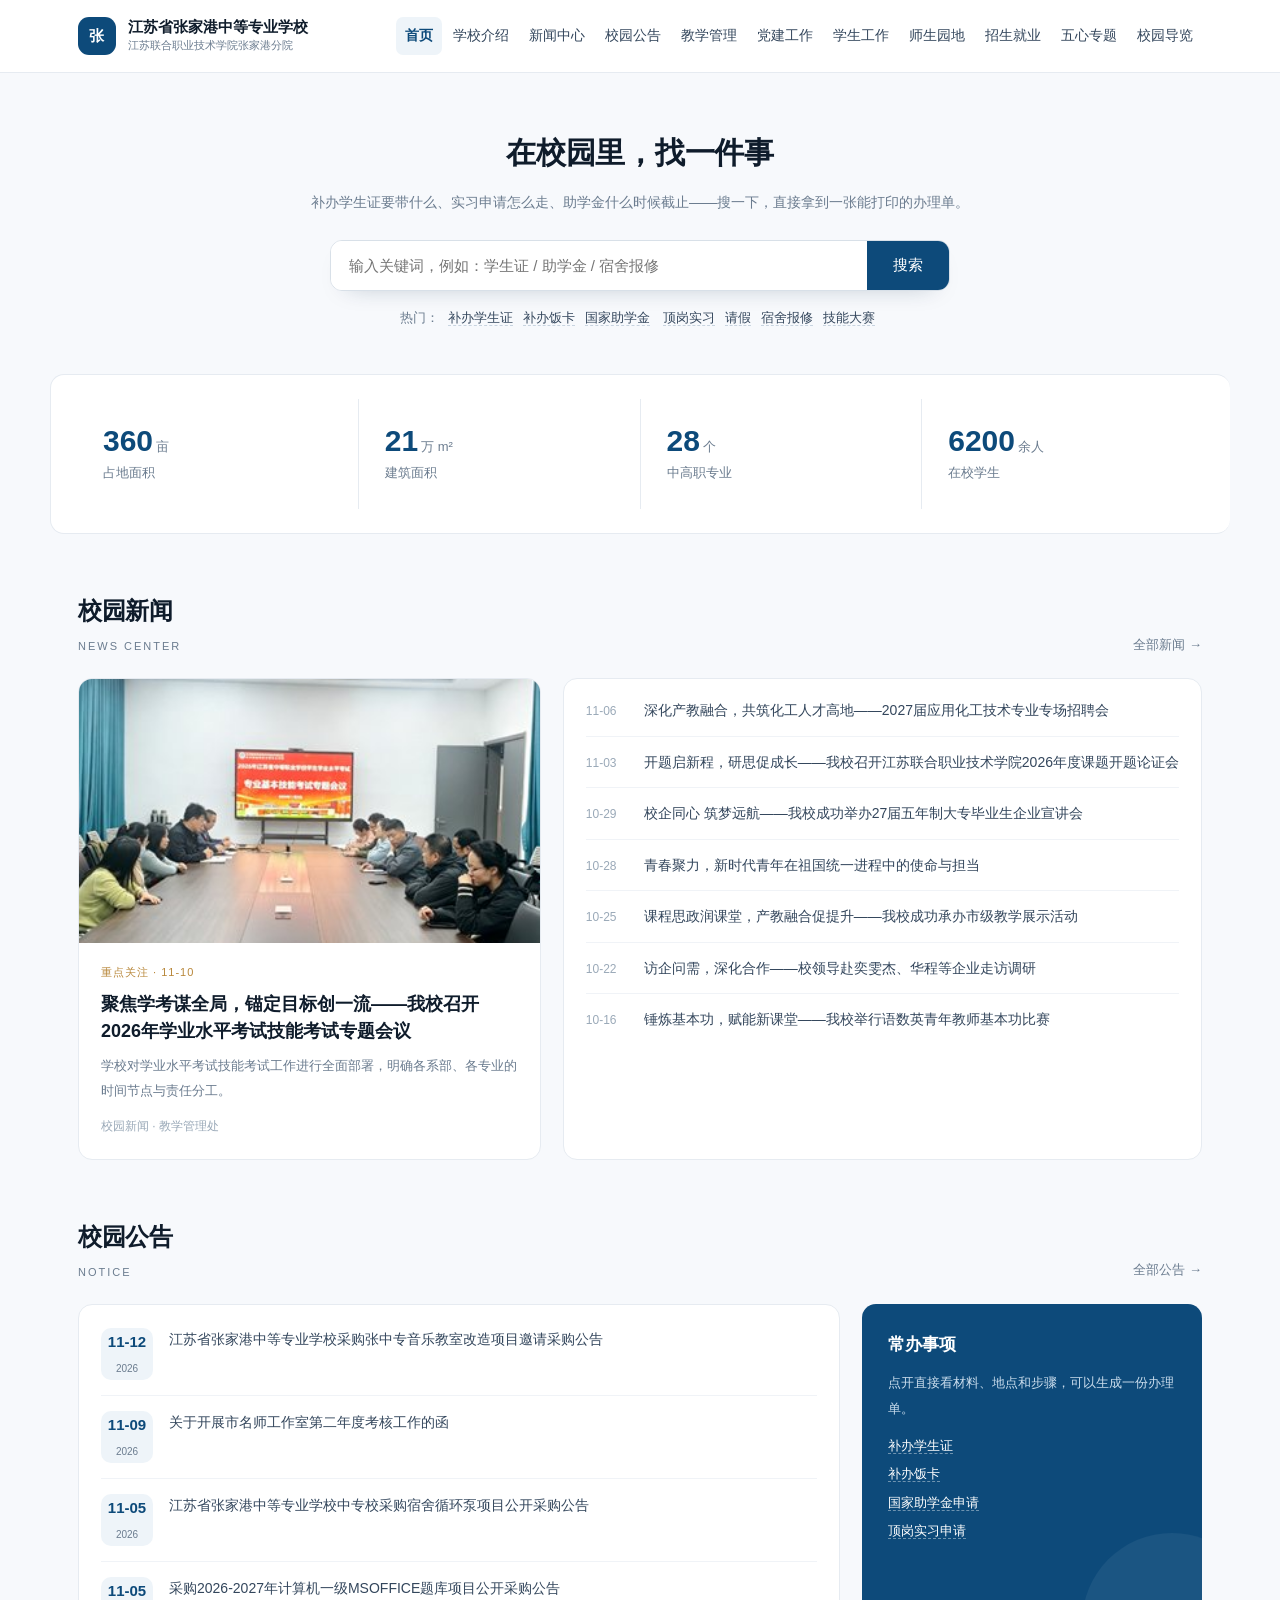
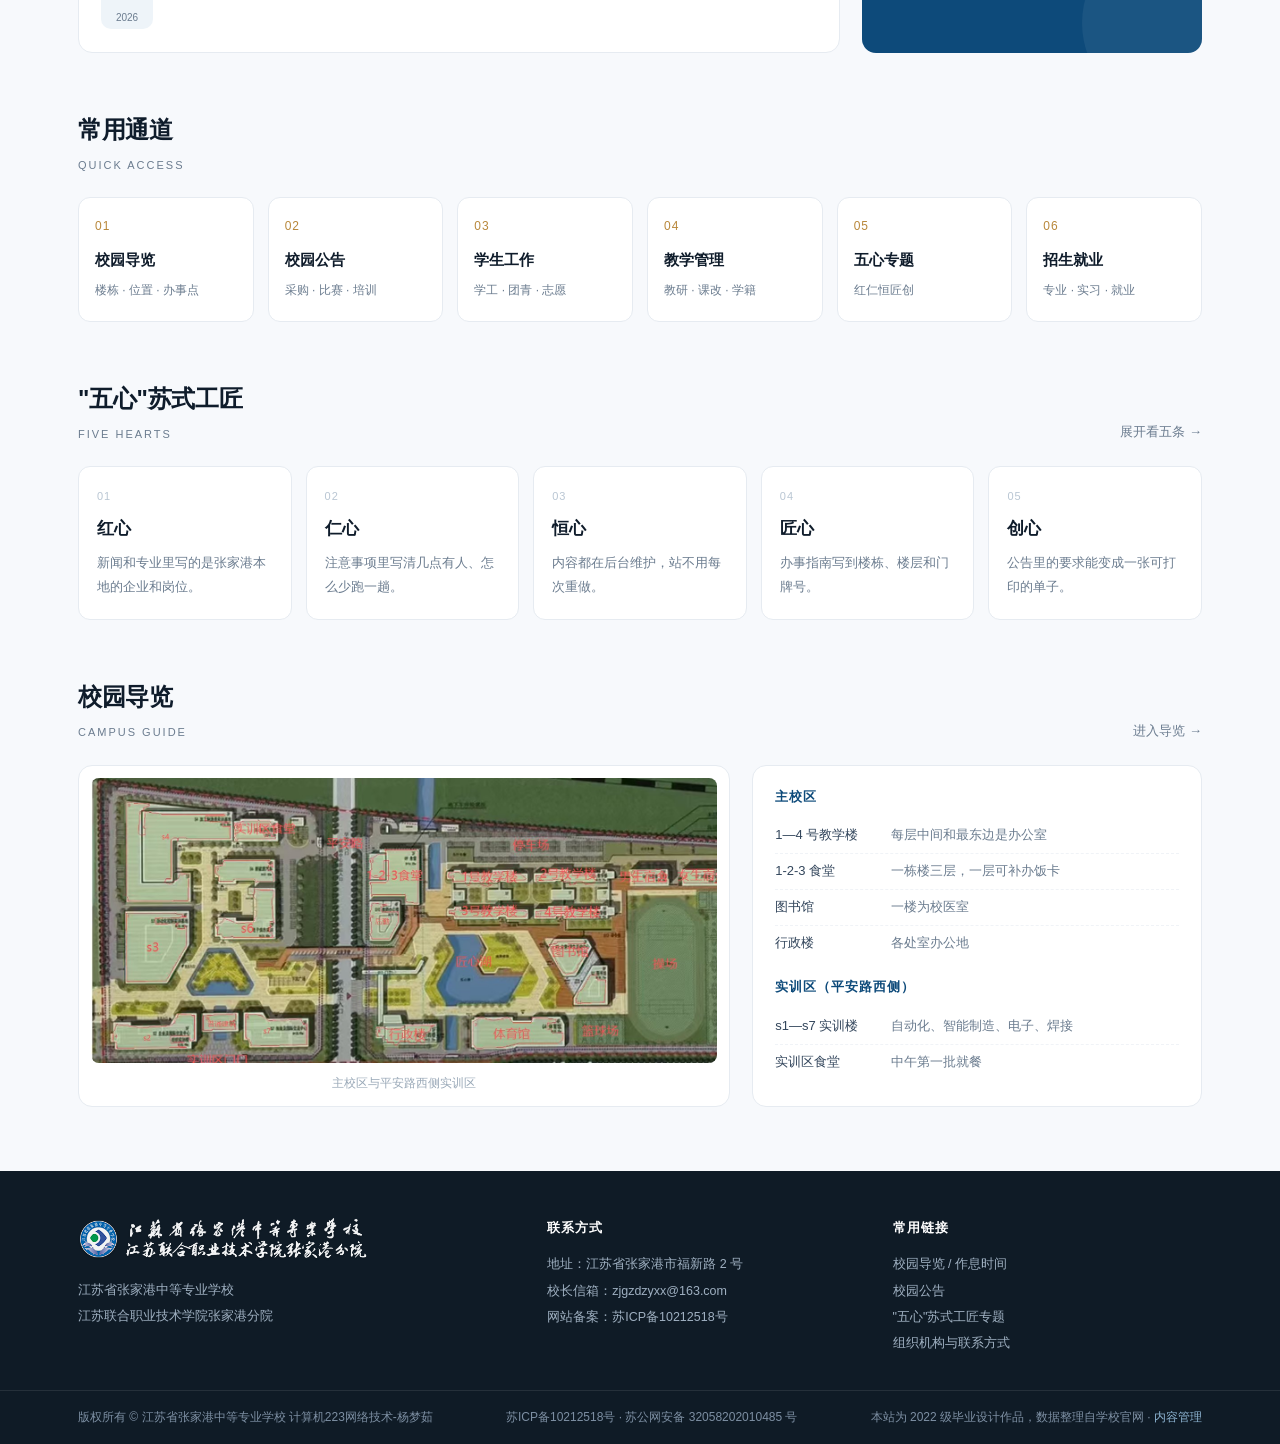
<file: index.html>
<!DOCTYPE html>
<html lang="zh-CN">
<head>
<meta charset="utf-8">
<meta name="viewport" content="width=device-width,initial-scale=1">
<title>江苏省张家港中等专业学校</title>
<link rel="stylesheet" href="assets/css/style.css">
</head>
<body>

<header class="hd"><div class="wrap">
  <a class="brand" href="#p-home">
    <div class="seal">张</div>
    <div><b>江苏省张家港中等专业学校</b><span>江苏联合职业技术学院张家港分院</span></div>
  </a>
  <nav class="nv">
    <a href="#p-home">首页</a>
    <a href="#p-intro">学校介绍</a>
    <a href="#p-news">新闻中心</a>
    <a href="#p-notice">校园公告</a>
    <a href="#p-teach">教学管理</a>
    <a href="#p-partys">党建工作</a>
    <a href="#p-stu">学生工作</a>
    <a href="#p-teacher">师生园地</a>
    <a href="#p-job">招生就业</a>
    <a href="#p-wuxin">五心专题</a>
    <a href="#p-guide">校园导览</a>
  </nav>
</div></header>

<main>

<section class="page on" id="p-home">
    <section class="sb"><div class="wrap">
    <h1>在校园里，找一件事</h1>
    <p>补办学生证要带什么、实习申请怎么走、助学金什么时候截止——搜一下，直接拿到一张能打印的办理单。</p>
    <div class="sbox"><input id="q" placeholder="输入关键词，例如：学生证 / 助学金 / 宿舍报修" autocomplete="off"><button id="qbtn">搜索</button></div>
    <div class="hot">热门：
      <a class="kw">补办学生证</a><a class="kw">补办饭卡</a><a class="kw">国家助学金</a>
      <a class="kw">顶岗实习</a><a class="kw">请假</a><a class="kw">宿舍报修</a><a class="kw">技能大赛</a>
    </div>
    <div id="qres" class="qres"></div>
  </div></section>
<div class="nums"><div class="wrap">
    <div><b>360<i>亩</i></b><span>占地面积</span></div>
    <div><b>21<i>万 m²</i></b><span>建筑面积</span></div>
    <div><b>28<i>个</i></b><span>中高职专业</span></div>
    <div><b>6200<i>余人</i></b><span>在校学生</span></div>
  </div></div>

  <div class="sec"><div class="wrap">
    <div class="shead"><h2>校园新闻<small>News Center</small></h2><a href="#p-news">全部新闻 →</a></div>
    <div class="news">
      <a class="feat" href="#p-news">
        <img src="assets/img/news1.jpg" alt="">
        <div class="txt">
          <div class="tag">重点关注 · 11-10</div>
          <h3>聚焦学考谋全局，锚定目标创一流——我校召开2026年学业水平考试技能考试专题会议</h3>
          <p>学校对学业水平考试技能考试工作进行全面部署，明确各系部、各专业的时间节点与责任分工。</p>
          <div class="meta">校园新闻 · 教学管理处</div>
        </div>
      </a>
      <ul class="listc">
        <li><span class="d">11-06</span><a href="#p-news">深化产教融合，共筑化工人才高地——2027届应用化工技术专业专场招聘会</a></li>
        <li><span class="d">11-03</span><a href="#p-news">开题启新程，研思促成长——我校召开江苏联合职业技术学院2026年度课题开题论证会</a></li>
        <li><span class="d">10-29</span><a href="#p-news">校企同心 筑梦远航——我校成功举办27届五年制大专毕业生企业宣讲会</a></li>
        <li><span class="d">10-28</span><a href="#p-news">青春聚力，新时代青年在祖国统一进程中的使命与担当</a></li>
        <li><span class="d">10-25</span><a href="#p-news">课程思政润课堂，产教融合促提升——我校成功承办市级教学展示活动</a></li>
        <li><span class="d">10-22</span><a href="#p-news">访企问需，深化合作——校领导赴奕雯杰、华程等企业走访调研</a></li>
        <li><span class="d">10-16</span><a href="#p-news">锤炼基本功，赋能新课堂——我校举行语数英青年教师基本功比赛</a></li>
      </ul>
    </div>
  </div></div>

  <div class="sec"><div class="wrap">
    <div class="shead"><h2>校园公告<small>Notice</small></h2><a href="#p-notice">全部公告 →</a></div>
    <div class="notice">
      <ul class="ncard">
        <li><div class="date"><b>11-12</b><span>2026</span></div><a class="t" href="#p-notice">江苏省张家港中等专业学校采购张中专音乐教室改造项目邀请采购公告</a></li>
        <li><div class="date"><b>11-09</b><span>2026</span></div><a class="t" href="#p-notice">关于开展市名师工作室第二年度考核工作的函</a></li>
        <li><div class="date"><b>11-05</b><span>2026</span></div><a class="t" href="#p-notice">江苏省张家港中等专业学校中专校采购宿舍循环泵项目公开采购公告</a></li>
        <li><div class="date"><b>11-05</b><span>2026</span></div><a class="t" href="#p-notice">采购2026-2027年计算机一级MSOFFICE题库项目公开采购公告</a></li>
      </ul>
      <div class="side">
        <h4>常办事项</h4>
        <p style="margin-bottom:10px">点开直接看材料、地点和步骤，可以生成一份办理单。</p>
        <ul style="font-size:13px;line-height:2.2;color:#dceaf5">
          <li><a href="#" class="kw" style="color:#fff;border-bottom:1px dashed rgba(255,255,255,.4)">补办学生证</a></li>
          <li><a href="#" class="kw" style="color:#fff;border-bottom:1px dashed rgba(255,255,255,.4)">补办饭卡</a></li>
          <li><a href="#" class="kw" style="color:#fff;border-bottom:1px dashed rgba(255,255,255,.4)">国家助学金申请</a></li>
          <li><a href="#" class="kw" style="color:#fff;border-bottom:1px dashed rgba(255,255,255,.4)">顶岗实习申请</a></li>
        </ul>
      </div>
    </div>
  </div></div>

  <div class="sec"><div class="wrap">
    <div class="shead"><h2>常用通道<small>QUICK ACCESS</small></h2></div>
    <div class="qk">
      <a href="#p-guide"><div class="n">01</div><b>校园导览</b><span>楼栋 · 位置 · 办事点</span></a>
      <a href="#p-notice"><div class="n">02</div><b>校园公告</b><span>采购 · 比赛 · 培训</span></a>
      <a href="#p-stu"><div class="n">03</div><b>学生工作</b><span>学工 · 团青 · 志愿</span></a>
      <a href="#p-teach"><div class="n">04</div><b>教学管理</b><span>教研 · 课改 · 学籍</span></a>
      <a href="#p-wuxin"><div class="n">05</div><b>五心专题</b><span>红仁恒匠创</span></a>
      <a href="#p-job"><div class="n">06</div><b>招生就业</b><span>专业 · 实习 · 就业</span></a>
    </div>
  </div></div>

  <div class="sec"><div class="wrap">
    <div class="shead"><h2>"五心"苏式工匠<small>Five Hearts</small></h2><a href="#p-wuxin">展开看五条 →</a></div>
    <div class="wx">
      <div class="c"><i>01</i><b>红心</b><p>新闻和专业里写的是张家港本地的企业和岗位。</p></div>
      <div class="c"><i>02</i><b>仁心</b><p>注意事项里写清几点有人、怎么少跑一趟。</p></div>
      <div class="c"><i>03</i><b>恒心</b><p>内容都在后台维护，站不用每次重做。</p></div>
      <div class="c"><i>04</i><b>匠心</b><p>办事指南写到楼栋、楼层和门牌号。</p></div>
      <div class="c"><i>05</i><b>创心</b><p>公告里的要求能变成一张可打印的单子。</p></div>
    </div>
  </div></div>

  <div class="sec"><div class="wrap">
    <div class="shead"><h2>校园导览<small>Campus Guide</small></h2><a href="#p-guide">进入导览 →</a></div>
    <div class="guide">
      <div class="gmap"><img src="assets/img/campus-map.jpg" alt="校园总平面图"><p>主校区与平安路西侧实训区</p></div>
      <div class="bl">
        <h4>主校区</h4>
        <ul>
          <li><span>1—4 号教学楼</span><em>每层中间和最东边是办公室</em></li>
          <li><span>1-2-3 食堂</span><em>一栋楼三层，一层可补办饭卡</em></li>
          <li><span>图书馆</span><em>一楼为校医室</em></li>
          <li><span>行政楼</span><em>各处室办公地</em></li>
        </ul>
        <h4>实训区（平安路西侧）</h4>
        <ul>
          <li><span>s1—s7 实训楼</span><em>自动化、智能制造、电子、焊接</em></li>
          <li><span>实训区食堂</span><em>中午第一批就餐</em></li>
        </ul>
      </div>
    </div>
  </div></div>
</section>

<section class="page" id="p-intro">
  <div class="phead"><div class="wrap"><h1>学校介绍</h1><p>江苏省张家港中等专业学校（江苏联合职业技术学院张家港分院）位于张家港市福新路 2 号。</p></div></div>
  <div class="wrap">
    <div class="panel" style="padding:26px"><div class="prose">
      <p>学校前身为江苏省张家港职业教育中心校，1980 年办班、1984 年建校，1988 年创建国标省重点，1996 年成为首批国家级重点职业高中，2009 年成为首批省四星级、省高水平示范性职业学校，2014 年成为首批国家中等职业教育改革发展示范校，2015 年升格为江苏联合职业技术学院张家港分院，2018 年创建为江苏省现代化示范性职业学校，2020 年成为江苏省领航学校建设单位，2024 年 7 月整体迁入福新路 2 号新校区。</p>
      <p>学校占地 360 亩，建筑面积 21 万平方米；现有"3+3"分段培养、五年一贯制、职教高考、三年制中专 4 个办学层次，开设 28 个中高职专业，其中省级品牌专业 4 个、省级示范专业 5 个、省级现代化专业群 3 个；在校班级 147 个，学生 6200 余人，专任教师 419 名；建有学生实践基地 10 个，数控技术应用为国家级实训基地。</p>
    </div></div>

    <div class="shead" style="margin-top:26px"><h2>发展记事<small>History</small></h2></div>
    <div class="panel"><ul class="plist">
      <li><span class="pill">1980</span><span class="p">办班</span></li>
      <li><span class="pill">1984</span><span class="p">建校</span></li>
      <li><span class="pill">1988</span><span class="p">创建国标省重点</span></li>
      <li><span class="pill">1996</span><span class="p">首批国家级重点职业高中</span></li>
      <li><span class="pill">2009</span><span class="p">首批省四星级、省高水平示范性职业学校</span></li>
      <li><span class="pill">2014</span><span class="p">首批国家中等职业教育改革发展示范校</span></li>
      <li><span class="pill">2015</span><span class="p">升格为江苏联合职业技术学院张家港分院</span></li>
      <li><span class="pill">2020</span><span class="p">江苏省领航学校建设单位</span></li>
      <li><span class="pill">2024</span><span class="p">整体迁入福新路 2 号新校区</span></li>
    </ul></div>

    <div class="shead" style="margin-top:26px"><h2>组织机构<small>Organization</small></h2></div>
    <div class="org">
      <div class="panel">
        <h5 style="font-size:13px;color:var(--brand);margin:14px 0 6px">党政管理机构</h5>
        <ul class="plist">
          <li><span class="p">党政办公室</span><span class="d">戴勇林（主任）</span></li>
          <li><span class="p">组织人事处</span><span class="d">胡梅（主任）</span></li>
          <li><span class="p">教学管理处</span><span class="d">方琴（主任）</span></li>
          <li><span class="p">学生管理处</span><span class="d">万杨（主任）</span></li>
          <li><span class="p">实训管理处</span><span class="d">顾达（主任）</span></li>
          <li><span class="p">图文信息处</span><span class="d">徐振宇（主任）</span></li>
          <li><span class="p">合作就业处</span><span class="d">徐宇琴（主任）</span></li>
          <li><span class="p">后勤服务处</span><span class="d">刘宇峰（副主任主持工作）</span></li>
          <li><span class="p">校团委</span><span class="d">袁一楠（书记）</span></li>
        </ul>
      </div>
      <div class="panel">
        <h5 style="font-size:13px;color:var(--brand);margin:14px 0 6px">教学单位</h5>
        <ul class="plist">
          <li><span class="p">智能控制系</span><span class="d">李锋（主任）</span></li>
          <li><span class="p">机械与汽车工程系</span><span class="d">常鹤晖（主任）</span></li>
          <li><span class="p">信息工程系</span><span class="d">张少维（主任）</span></li>
          <li><span class="p">经济贸易系</span><span class="d">朱庆和（主任）</span></li>
          <li><span class="p">能源材料系</span><span class="d">秦峰（副主任主持工作）</span></li>
          <li><span class="p">职教高考部</span><span class="d">倪鸣春（主任）</span></li>
        </ul>
      </div>
    </div>
  </div>
</section>

<section class="page" id="p-news">
  <div class="phead"><div class="wrap"><h1>新闻中心</h1><p>校园新闻与部门动态，数据来自学校官网，标题与日期原样保留。</p></div></div>
  <div class="wrap">
    <div class="shead"><h2>校园新闻<small>Campus News</small></h2></div>
    <div class="panel"><ul class="plist" id="list-news"></ul></div>

    <div class="shead" style="margin-top:30px"><h2>部门新闻<small>Department</small></h2></div>
    <div class="panel"><ul class="plist" id="list-dept"></ul></div>
  </div>
</section>

<section class="page" id="p-notice">
  <div class="phead"><div class="wrap"><h1>校园公告</h1><p>共 <b id="cnt-ann">12</b> 条，标题与日期原样。</p></div></div>
  <div class="wrap"><div class="panel"><ul class="plist" id="list-ann"></ul></div></div>
</section>

<section class="page" id="p-wuxin">
  <div class="phead"><div class="wrap"><h1>"五心"苏式工匠</h1><p>下面五段，每段对应站里一个点得开的位置。</p></div></div>
  <div class="wrap">
    <div class="panel" style="padding:26px"><div class="prose"><p>红心看的是新闻和专业里写了什么，仁心看的是注意事项怎么写，恒心看的是这个站能不能一直维护下去，匠心看的是房间号写到几位，创心看的是那条办理单怎么生成。</p></div></div>
    <div class="wx" style="grid-template-columns:repeat(2,1fr);margin-top:18px">
      <div class="panel" style="padding:24px 26px">
        <div style="font-size:12px;color:#7b8fa6;letter-spacing:1px">01 · 红心</div>
        <h3 style="font-size:17px;margin:8px 0 10px">新闻和专业里写的是本地的产业</h3>
        <div class="prose" style="font-size:13.5px;line-height:2">新闻中心、专业设置、招生就业三个栏目，写的是张家港本地的企业和岗位：化工、智能装备、纺织、跨境电商。<br>企业宣讲、专场招聘的稿子用的是具体厂名，不是泛泛的“合作企业”。</div>
      </div>
      <div class="panel" style="padding:24px 26px">
        <div style="font-size:12px;color:#7b8fa6;letter-spacing:1px">02 · 仁心</div>
        <h3 style="font-size:17px;margin:8px 0 10px">注意事项里写的是怎么少跑一趟</h3>
        <div class="prose" style="font-size:13.5px;line-height:2">每条办事资料的最后一栏是“注意事项”：补办学生证期间可以先办在读证明，乘车、考试都能用。<br>校医室先看病、后补手续；静校 12:15—12:55 这个点不接事，写出来能省一趟路。</div>
      </div>
      <div class="panel" style="padding:24px 26px">
        <div style="font-size:12px;color:#7b8fa6;letter-spacing:1px">03 · 恒心</div>
        <h3 style="font-size:17px;margin:8px 0 10px">这个站能一直维护下去，不用每次重做</h3>
        <div class="prose" style="font-size:13.5px;line-height:2">公告、新闻、办事资料、表格模板都在后台改，改完刷新前台就是新的。<br>模板里改列名，生成的文件跟着变；数据能导出成 JSON 备份，换台电脑再导回来。</div>
      </div>
      <div class="panel" style="padding:24px 26px">
        <div style="font-size:12px;color:#7b8fa6;letter-spacing:1px">04 · 匠心</div>
        <h3 style="font-size:17px;margin:8px 0 10px">房间号写到门牌</h3>
        <div class="prose" style="font-size:13.5px;line-height:2">行政楼 2 楼 206 室、内线 8216、周一到周五 8:00—11:30。<br>材料清单写“一寸免冠照片 1 张、身份证复印件 1 份”，不写“带好相关材料”。</div>
      </div>
      <div class="panel" style="padding:24px 26px">
        <div style="font-size:12px;color:#7b8fa6;letter-spacing:1px">05 · 创心</div>
        <h3 style="font-size:17px;margin:8px 0 10px">公告里的要求能变成一张单子</h3>
        <div class="prose" style="font-size:13.5px;line-height:2">详情页底部有一个按钮，点了下载一份 .doc：材料做成可以打勾的方框，地点做成表格，步骤带序号。<br>47 条内容里 9 条能生成文件，其余写着“本条不涉及学生办理事项”。</div>
      </div>
    </div>
  </div>
</section>

<section class="page" id="p-guide">
  <div class="phead"><div class="wrap"><h1>校园导览</h1><p>主校区与平安路西侧实训区。楼栋名称以现场标识为准。</p></div></div>
  <div class="wrap"><div class="guide">
    <div class="gmap"><img src="assets/img/campus-map.jpg" alt="校园总平面图"><p>校园总平面图 · 主校区 + 实训区</p></div>
    <div class="bl">
      <h4>主校区</h4>
      <ul>
        <li><span>1—4 号教学楼</span><em>每层中间和最东边是办公室</em></li>
        <li><span>1-2-3 食堂</span><em>一栋三层，一层可补办饭卡</em></li>
        <li><span>图书馆</span><em>一楼为校医室</em></li>
        <li><span>行政楼</span><em>各处室办公地</em></li>
        <li><span>体育馆 · 操场</span><em>东侧</em></li>
        <li><span>男 / 女生宿舍</span><em>最东端，值班室在楼下</em></li>
      </ul>
      <h4>实训区</h4>
      <ul>
        <li><span>s1—s7 实训楼</span><em>自动化、智能制造、电子、焊接</em></li>
        <li><span>实训区食堂</span><em>中午第一批就餐</em></li>
        <li><span>实训区大门</span><em>独立出入口</em></li>
      </ul>
    </div>
  </div></div>
</section>

<section class="page" id="p-teach"><div class="phead"><div class="wrap"><h1>教学管理</h1><p>教学研究 · 教学计划 · 课程改革 · 教研组建设</p></div></div>
  <div class="wrap"><div class="panel"><div class="empty">栏目内容建设中</div></div></div></section>

<section class="page" id="p-partys"><div class="phead"><div class="wrap"><h1>党建工作</h1><p>党建新闻 · 支部建设 · 党旗领航 · 阳光义站</p></div></div>
  <div class="wrap"><div class="panel"><div class="empty">栏目内容建设中</div></div></div></section>

<section class="page" id="p-stu"><div class="phead"><div class="wrap"><h1>学生工作</h1><p>学工动态 · 共青团之窗 · 志愿服务 · 劳动教育 · 心理健康</p></div></div>
  <div class="wrap"><div class="panel"><div class="empty">栏目内容建设中</div></div></div></section>

<section class="page" id="p-teacher"><div class="phead"><div class="wrap"><h1>师生园地</h1><p>名师风采 · 课堂内外 · 优秀学子</p></div></div>
  <div class="wrap"><div class="panel"><div class="empty">栏目内容建设中</div></div></div></section>

<section class="page" id="p-job"><div class="phead"><div class="wrap"><h1>招生就业</h1><p>招生信息 · 28 个中高职专业 · 实习就业</p></div></div>
  <div class="wrap"><div class="panel"><div class="empty">栏目内容建设中</div></div></div></section>

<section class="page" id="p-article">
  <div class="phead"><div class="wrap"><h1 id="art-title"></h1><p id="art-meta"></p></div></div>
  <div class="wrap" style="max-width:900px">
    <div class="panel" style="padding:34px 42px">
      <div class="prose" id="art-body" style="font-size:14.5px;line-height:2.05"></div>
      <div id="art-gen" style="margin-top:26px"></div>
      <div style="margin-top:24px;padding-top:18px;border-top:1px solid var(--line)"><a href="#p-notice" id="art-back" style="font-size:13px;color:var(--brand)">← 返回上一页</a></div>
    </div>
  </div>
</section>

</main>

<footer class="ft">
  <div class="wrap">
    <div>
      <img src="assets/img/logo.png" alt="江苏省张家港中等专业学校">
      <p>江苏省张家港中等专业学校<br>江苏联合职业技术学院张家港分院</p>
    </div>
    <div>
      <h5>联系方式</h5>
      <p>地址：江苏省张家港市福新路 2 号<br>校长信箱：zjgzdzyxx@163.com<br>网站备案：苏ICP备10212518号</p>
    </div>
    <div>
      <h5>常用链接</h5>
      <ul>
        <li><a href="#p-guide">校园导览 / 作息时间</a></li>
        <li><a href="#p-notice">校园公告</a></li>
        <li><a href="#p-wuxin">"五心"苏式工匠专题</a></li>
        <li><a href="#p-intro">组织机构与联系方式</a></li>
      </ul>
    </div>
  </div>
  <div class="fbar"><div class="wrap">
    <span>版权所有 © 江苏省张家港中等专业学校 计算机223网络技术-杨梦茹</span>
    <span>苏ICP备10212518号 · 苏公网安备 32058202010485 号</span>
    <span>本站为 2022 级毕业设计作品，数据整理自学校官网 · <a href="admin.html" style="color:#8fb6d4;text-decoration:none">内容管理</a></span>
  </div></div>
</footer>



<div class="mask" id="mask"><div class="modal" id="mbody"></div></div>
<script src="assets/js/data.js"></script>
<script src="assets/js/main.js"></script>
</body>
</html>
</file>
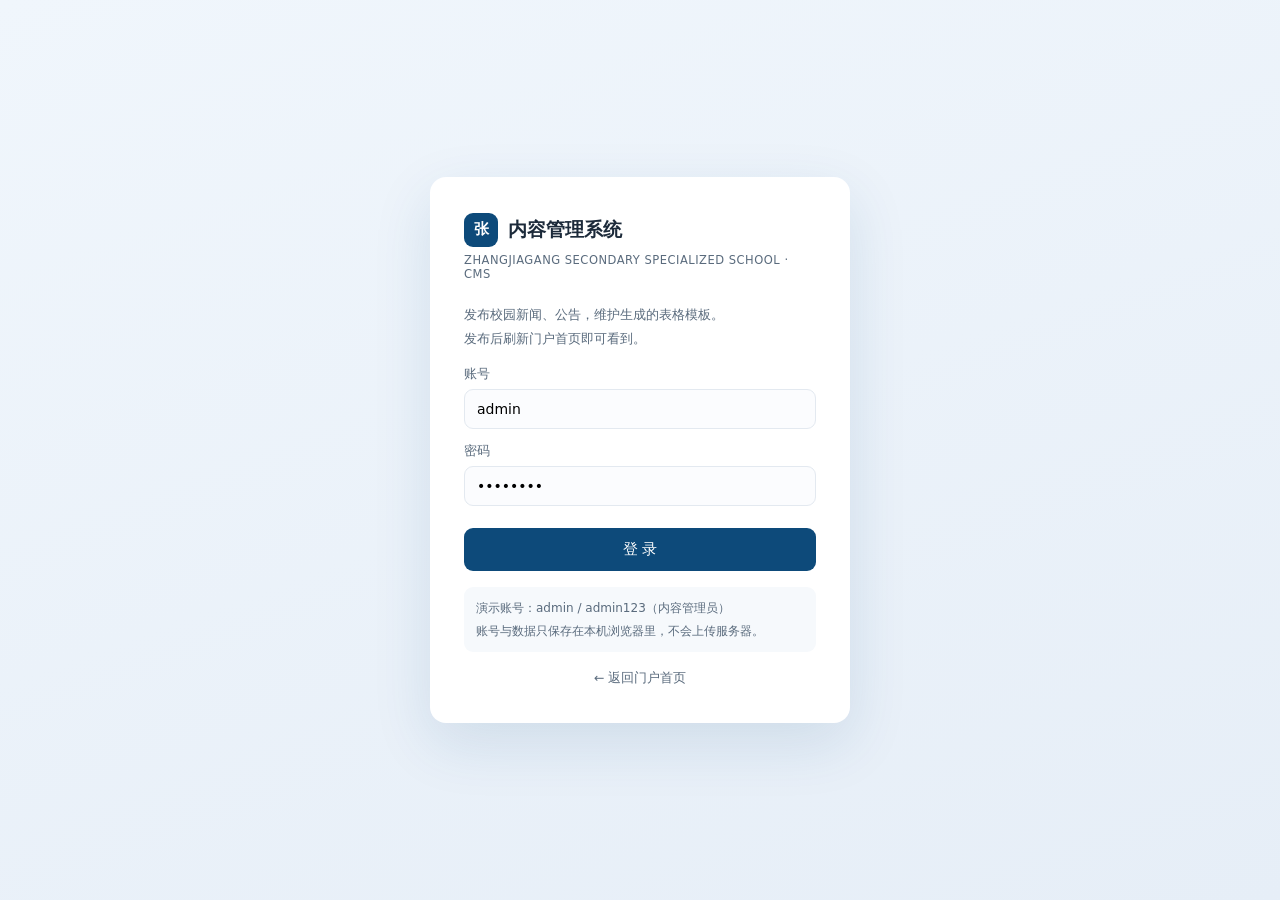
<file: admin.html>
<!DOCTYPE html>
<html lang="zh-CN">
<head>
<meta charset="UTF-8">
<meta name="viewport" content="width=device-width,initial-scale=1">
<title>内容管理 · 江苏省张家港中等专业学校</title>
<link rel="stylesheet" href="assets/css/admin.css">
</head>
<body>

<div id="login">
  <div class="lcard">
    <div class="brand"><div class="seal">张</div><h1>内容管理系统</h1></div>
    <div class="sub">ZHANGJIAGANG SECONDARY SPECIALIZED SCHOOL · CMS</div>
    <div style="font-size:13px;color:var(--sub);line-height:1.9">发布校园新闻、公告，维护生成的表格模板。<br>发布后刷新门户首页即可看到。</div>
    <label>账号</label>
    <input id="u" value="admin" autocomplete="username">
    <label>密码</label>
    <input id="p" type="password" value="admin123" autocomplete="current-password">
    <div class="err" id="err">账号或密码不正确</div>
    <button class="btn" id="loginBtn">登 录</button>
    <div class="tip">演示账号：admin / admin123（内容管理员）<br>账号与数据只保存在本机浏览器里，不会上传服务器。</div>
    <a class="back" href="index.html">← 返回门户首页</a>
  </div>
</div>

<div id="app">
  <div class="top">
    <div class="l"><div class="seal">张</div><b>江苏省张家港中等专业学校</b><span>内容管理系统</span></div>
    <div class="r"><a href="index.html" target="_blank">查看门户 →</a><a href="#" id="logout">退出</a></div>
  </div>
  <div class="layout">
    <div class="side">
      <a href="#" data-s="home" class="on">概览</a>
      <a href="#" data-s="list">内容管理</a>
      <a href="#" data-s="new">发布内容</a>
      <a href="#" data-s="tpl">表格模板</a>
      <a href="#" data-s="data">数据导入导出</a>
    </div>
    <div class="main">

      <div class="sec on" id="s-home">
        <h2 class="pt">概览</h2>
        <p class="ps">发布的内容会直接出现在门户的「校园公告」「新闻中心」里。</p>
        <div class="stats">
          <div class="stat"><b id="c-ann">0</b><span>校园公告</span></div>
          <div class="stat"><b id="c-news">0</b><span>校园新闻</span></div>
          <div class="stat"><b id="c-dept">0</b><span>部门新闻</span></div>
          <div class="stat"><b id="c-gen">0</b><span>可生成文件</span></div>
        </div>
        <div class="card">
          <h3>最近发布</h3>
          <table><thead><tr><th style="width:70px">日期</th><th style="width:90px">栏目</th><th>标题</th><th style="width:90px">操作</th></tr></thead>
          <tbody id="recent"></tbody></table>
        </div>
      </div>

      <div class="sec" id="s-list">
        <h2 class="pt">内容管理</h2>
        <p class="ps">共 <b id="c-all">0</b> 条。删除后门户同步消失。</p>
        <div class="bar">
          <input id="kw" placeholder="搜索标题或部门">
          <select id="fcat"><option value="">全部栏目</option><option value="ann">校园公告</option><option value="news">校园新闻</option><option value="dept">部门新闻</option></select>
          <button class="btn ghost" id="addBtn">+ 发布新内容</button>
        </div>
        <div class="card" style="padding:6px 8px">
          <table><thead><tr><th style="width:66px">日期</th><th style="width:78px">栏目</th><th>标题</th><th style="width:150px">部门</th><th style="width:100px">文档</th><th style="width:70px">操作</th></tr></thead>
          <tbody id="rows"></tbody></table>
        </div>
      </div>

      <div class="sec" id="s-new">
        <h2 class="pt">发布内容</h2>
        <p class="ps">带 * 的必填。正文每行一段。</p>
        <div class="card">
          <div class="grid3">
            <div class="f"><label>栏目 *</label>
              <select id="n-g"><option value="ann">校园公告</option><option value="news">校园新闻</option><option value="dept">部门新闻</option></select>
            </div>
            <div class="f"><label>分类标签</label><input id="n-cat" placeholder="采购 / 比赛 / 培训 / 学工"></div>
            <div class="f"><label>日期 *</label><input id="n-d" placeholder="11-20"></div>
          </div>
          <div class="grid2">
            <div class="f"><label>发布部门 *</label><input id="n-dept" placeholder="教学管理处"></div>
            <div class="f"><label>官网原文编号（可空）</label><input id="n-cid" placeholder="252891"></div>
          </div>
          <div class="f"><label>标题 *</label><input id="n-t" placeholder="关于开展……的通知"></div>
          <div class="f"><label>正文（每行一段）</label><textarea id="n-body" placeholder="第一段&#10;第二段"></textarea></div>
          <div class="card" style="background:#fafcfe;margin-bottom:16px">
            <h3>是否附带可生成的文档</h3>
            <div class="grid2">
              <div class="f"><label>类型</label>
                <select id="n-kind"><option value="">不生成（本条无需文件）</option><option value="material">材料清单</option><option value="signup">空白报名表</option></select>
              </div>
              <div class="f"><label>表格模板</label><select id="n-tpl"></select></div>
            </div>
            <div class="f"><label>文档标题</label><input id="n-gt" placeholder="参赛材料清单"></div>
            <div class="f"><label>条目（每行一条，仅材料清单用）</label><textarea id="n-items" style="min-height:70px" placeholder="《申请表》一式两份&#10;身份证复印件 1 份"></textarea></div>
          </div>
          <button class="btn" id="saveBtn">发布</button>
          <button class="btn ghost" id="resetBtn">清空表单</button>
        </div>
      </div>

      <div class="sec" id="s-tpl">
        <h2 class="pt">表格模板</h2>
        <p class="ps">生成文档时套用的表格样式。被引用的模板不能删除。</p>
        <div id="tplList"></div>
        <div class="card">
          <h3>从文档导入模板</h3>
          <p class="hint">把 Word（.docx）、Excel（.xlsx）、CSV、TXT 拖到下面，自动读出里面的表格，直接变成一张模板。</p>
          <div class="drop" id="drop">把文件拖到这里，或 <b>点这里选择文件</b></div>
          <input type="file" id="tfile" accept=".docx,.xlsx,.csv,.txt,.md" hidden>
          <div id="dropPrev"></div>
        </div>

        <div class="card">
          <h3>新建模板</h3>
          <div class="grid3">
            <div class="f"><label>模板名称 *</label><input id="t-name" placeholder="报名登记表"></div>
            <div class="f"><label>样式</label><select id="t-style">
              <option value="std">材料清单（编号 / 材料名称 / 份数 / 是否已备）</option>
              <option value="form">空白填写表（项目 / 填写内容）</option>
            </select></div>
            <div class="f"><label>编号</label><input id="t-id" placeholder="tpl3"></div>
          </div>
          <div class="f"><label>列名（用 / 分隔）</label><input id="t-cols" placeholder="编号/材料名称/份数/是否已备"></div>
          <button class="btn" id="tplAdd">新建</button>
        </div>
      </div>

      <div class="sec" id="s-data">
        <h2 class="pt">数据导入导出</h2>
        <p class="ps">数据保存在本机浏览器。换电脑或清缓存前请先导出。</p>
        <div class="card">
          <h3>导出</h3>
          <p class="hint">导出一个 JSON 文件，包含全部内容和模板。</p>
          <button class="btn" id="expBtn">导出 JSON</button>
        </div>
        <div class="card">
          <h3>导入</h3>
          <p class="hint">选择之前导出的 JSON，覆盖当前数据。</p>
          <input type="file" id="impFile" accept=".json" style="margin-bottom:12px">
          <button class="btn ghost" id="impBtn">导入</button>
        </div>
        <div class="card">
          <h3>恢复初始数据</h3>
          <p class="hint">清掉本机改动，回到门户自带的 47 条内容。</p>
          <button class="btn danger" id="rstBtn">恢复初始</button>
        </div>
      </div>

    </div>
  </div>
</div>
<div class="toast" id="toast"></div>

<script src="assets/js/admin.js"></script>
</body>
</html>
</file>
<file: assets/css/style.css>
*{margin:0;padding:0;box-sizing:border-box}
:root{
  --ink:#0f1c2b; --ink2:#33465c; --sub:#6b7c8f;
  --line:#e6ebf1; --bg:#f7f9fc; --card:#fff;
  --brand:#0d4a7a; --brand2:#12639f; --gold:#b8873a; --soft:#eef4f9;
}
body{font:15px/1.75 -apple-system,"Segoe UI","Microsoft YaHei",sans-serif;color:var(--ink);background:var(--bg);-webkit-font-smoothing:antialiased}
a{color:inherit;text-decoration:none}
li{list-style:none}
img{display:block;max-width:100%}
.wrap{max-width:1180px;margin:0 auto;padding:0 28px}

/* 顶栏 */
.hd{background:rgba(255,255,255,.94);border-bottom:1px solid var(--line);position:sticky;top:0;z-index:100}
.hd .wrap{display:flex;align-items:center;gap:26px;min-height:72px}
.brand{display:flex;align-items:center;gap:12px;flex:none;max-width:320px}
.seal{width:38px;height:38px;border-radius:11px;background:var(--brand);color:#fff;display:grid;place-items:center;font-size:15px;letter-spacing:1px;font-weight:600}
.brand b{display:block;font-size:15px;font-weight:600;line-height:1.3}
.brand span{display:block;font-size:11px;color:var(--sub)}
.nv{display:flex;gap:2px;margin-left:auto;flex-wrap:wrap}
.nv a{padding:7px 9px;font-size:13.5px;color:var(--ink2);border-radius:7px;white-space:nowrap;transition:.18s}
.nv a:hover{background:var(--soft);color:var(--brand)}
.nv a.on{color:var(--brand);font-weight:600;background:var(--soft)}

/* hero */
.hero{padding:44px 0 0}
.hero .wrap{display:grid;grid-template-columns:1fr 500px;gap:48px;align-items:center}
.kick{font-size:12px;letter-spacing:2.5px;color:var(--brand);margin-bottom:14px}
.hero h1{font-size:38px;line-height:1.35;letter-spacing:-.5px;font-weight:600;margin-bottom:16px}
.hero h1 em{font-style:normal;color:var(--brand)}
.hero .lead{font-size:15px;color:var(--sub);line-height:2;max-width:520px}
.hero .acts{display:flex;gap:12px;margin-top:26px}
.btn{display:inline-flex;align-items:center;gap:8px;padding:11px 20px;border-radius:9px;font-size:14px;transition:.18s}
.btn.p{background:var(--brand);color:#fff}
.btn.p:hover{background:var(--brand2)}
.btn.s{border:1px solid var(--line);background:#fff;color:var(--ink2)}
.btn.s:hover{border-color:var(--brand);color:var(--brand)}
.hero .pic{border-radius:14px;overflow:hidden;box-shadow:0 18px 40px -18px rgba(15,44,70,.35);position:relative}
.hero .pic img{width:100%;height:320px;object-fit:cover}
.hero .pic .cap{position:absolute;left:0;right:0;bottom:0;padding:26px 18px 14px;background:linear-gradient(transparent,rgba(8,25,40,.72));color:#fff;font-size:12px}

/* 数字 */
.nums{margin-top:34px}
.nums .wrap{display:grid;grid-template-columns:repeat(4,1fr);background:#fff;border:1px solid var(--line);border-radius:14px;overflow:hidden}
.nums div{padding:24px 26px;border-right:1px solid var(--line)}
.nums div:last-child{border-right:0}
.nums b{display:block;font-size:30px;font-weight:600;color:var(--brand);line-height:1.2}
.nums b i{font-size:13px;font-style:normal;color:var(--sub);margin-left:3px;font-weight:400}
.nums span{font-size:13px;color:var(--sub)}

/* 区块 */
.sec{padding:56px 0 0}
.shead{display:flex;align-items:flex-end;justify-content:space-between;margin-bottom:22px}
.shead h2{font-size:24px;font-weight:600;letter-spacing:-.3px}
.shead h2 small{display:block;font-size:11px;letter-spacing:2px;color:var(--sub);font-weight:400;margin-top:5px;text-transform:uppercase}
.shead a{font-size:13px;color:var(--sub)}
.shead a:hover{color:var(--brand)}

/* 新闻 */
.news{display:grid;grid-template-columns:1.15fr 1fr;gap:22px}
.feat{background:var(--card);border:1px solid var(--line);border-radius:14px;overflow:hidden;transition:.2s}
.feat:hover{box-shadow:0 16px 34px -20px rgba(15,44,70,.35)}
.feat img{width:100%;height:264px;object-fit:cover}
.feat .txt{padding:20px 22px 22px}
.feat .tag{font-size:11px;color:var(--gold);letter-spacing:1px}
.feat h3{font-size:18px;font-weight:600;line-height:1.55;margin:8px 0}
.feat p{font-size:13px;color:var(--sub);line-height:1.9}
.feat .meta{font-size:12px;color:#9aa9b8;margin-top:12px}
.listc{background:var(--card);border:1px solid var(--line);border-radius:14px;padding:6px 22px}
.listc li{display:flex;gap:14px;padding:13px 0;border-bottom:1px solid #f0f3f7;align-items:baseline}
.listc li:last-child{border-bottom:0}
.listc .d{font-size:12px;color:#9aa9b8;flex:none;width:44px}
.listc a{flex:1;min-width:0;font-size:14px;color:var(--ink2);overflow:hidden;text-overflow:ellipsis;white-space:nowrap}
.listc a:hover{color:var(--brand)}

/* 公告 */
.notice{display:grid;grid-template-columns:1fr 340px;gap:22px}
.ncard{background:var(--card);border:1px solid var(--line);border-radius:14px;padding:8px 22px}
.ncard li{display:flex;gap:16px;padding:15px 0;border-bottom:1px solid #f0f3f7;align-items:flex-start}
.ncard li:last-child{border-bottom:0}
.ncard .date{flex:none;width:52px;height:52px;border-radius:10px;background:var(--soft);display:grid;place-items:center;line-height:1.1;text-align:center}
.ncard .date b{display:block;font-size:15px;color:var(--brand);font-weight:600}
.ncard .date span{font-size:10px;color:var(--sub)}
.ncard .t{flex:1;min-width:0;font-size:14px;color:var(--ink2);line-height:1.65;display:-webkit-box;-webkit-line-clamp:2;-webkit-box-orient:vertical;overflow:hidden}
.ncard .t:hover{color:var(--brand)}
.side{background:var(--brand);border-radius:14px;padding:26px;color:#fff;position:relative;overflow:hidden}
.side:after{content:"";position:absolute;right:-60px;bottom:-60px;width:180px;height:180px;border-radius:50%;background:rgba(255,255,255,.06)}
.side h4{font-size:17px;font-weight:600;margin-bottom:10px}
.side p{font-size:13px;color:#c9dcec;line-height:2}
.side .ln{margin-top:18px;padding-top:16px;border-top:1px solid rgba(255,255,255,.16);font-size:12px;color:#a9c6dc}
.side .ln b{display:block;color:#fff;font-size:14px;font-weight:500;margin-bottom:2px}

/* 快捷 */
.qk{display:grid;grid-template-columns:repeat(6,1fr);gap:14px}
.qk a{background:var(--card);border:1px solid var(--line);border-radius:12px;padding:18px 16px;transition:.2s}
.qk a:hover{border-color:var(--brand);transform:translateY(-3px);box-shadow:0 14px 26px -18px rgba(15,44,70,.4)}
.qk .n{font-size:12px;color:var(--gold);letter-spacing:1px;margin-bottom:10px}
.qk b{display:block;font-size:15px;font-weight:600;margin-bottom:3px}
.qk span{font-size:12px;color:var(--sub)}

/* 五心 */
.wx{display:grid;grid-template-columns:repeat(5,1fr);gap:14px}
.wx .c{background:var(--card);border:1px solid var(--line);border-radius:12px;padding:20px 18px}
.wx .c i{display:block;font-style:normal;font-size:11px;color:#b9c6d3;letter-spacing:1px}
.wx .c b{display:block;font-size:17px;font-weight:600;margin:8px 0}
.wx .c p{font-size:12.5px;color:var(--sub);line-height:1.9}

/* 导览 */
.guide{display:grid;grid-template-columns:1.45fr 1fr;gap:22px}
.gmap{background:var(--card);border:1px solid var(--line);border-radius:14px;padding:12px}
.gmap img{width:100%;border-radius:8px}
.gmap p{font-size:12px;color:#9aa9b8;text-align:center;padding-top:10px}
.bl{background:var(--card);border:1px solid var(--line);border-radius:14px;padding:20px 22px}
.bl h4{font-size:13px;color:var(--brand);letter-spacing:1px;margin-bottom:10px}
.bl ul{margin-bottom:16px}
.bl ul:last-child{margin-bottom:0}
.bl li{display:flex;gap:12px;font-size:13px;padding:6px 0;border-bottom:1px dashed #f0f3f7}
.bl li:last-child{border-bottom:0}
.bl li span{flex:none;width:104px;color:var(--ink2)}
.bl li em{font-style:normal;color:var(--sub)}

/* 内页 */
.phead{padding:52px 0 26px;border-bottom:1px solid var(--line);margin-bottom:34px}
.phead h1{font-size:32px;font-weight:600;letter-spacing:-.5px}
.phead p{color:var(--sub);font-size:14px;margin-top:8px;max-width:620px}
.page{display:none}
.page.on{display:block}
.panel{background:var(--card);border:1px solid var(--line);border-radius:14px;padding:10px 26px;margin-bottom:22px}
.plist li{display:flex;gap:16px;padding:14px 0;border-bottom:1px solid #f0f3f7;align-items:baseline}
.plist li:last-child{border-bottom:0}
.plist .p{flex:1;min-width:0;font-size:14px;color:var(--ink2)}
.plist .p:hover{color:var(--brand)}
.plist .d{font-size:12px;color:#9aa9b8;flex:none}
.pill{display:inline-block;font-size:11px;color:var(--brand);background:var(--soft);padding:2px 9px;border-radius:20px;flex:none}
.prose{font-size:14.5px;line-height:2.15;color:var(--ink2)}
.prose p+p{margin-top:14px}
.org{display:grid;grid-template-columns:1fr 1fr;gap:22px}

/* 页脚 */
.ft{background:#0f1b26;color:#9fb0c1;margin-top:64px;padding:46px 0 0}
.ft .wrap{display:grid;grid-template-columns:1.4fr 1fr 1fr;gap:36px;padding-bottom:34px}
.ft img{height:44px;opacity:.95;margin-bottom:16px}
.ft h5{color:#fff;font-size:13px;letter-spacing:1px;margin-bottom:12px}
.ft p,.ft li{font-size:12.5px;line-height:2.1}
.ft li a:hover{color:#fff}
.fbar{border-top:1px solid rgba(255,255,255,.09);font-size:12px;color:#7d8fa3}
.fbar .wrap{display:flex;justify-content:space-between;padding:16px 28px;flex-wrap:wrap;gap:8px}
.empty{text-align:center;color:#9aa9b8;font-size:13px;padding:26px 0}


/* 搜索区 */
.sb{padding:54px 0 10px;text-align:center}
.sb h1{font-size:30px;font-weight:600;letter-spacing:-.3px;margin-bottom:10px}
.sb p{color:var(--sub);font-size:14px;margin-bottom:26px}
.sbox{max-width:620px;margin:0 auto;display:flex;border:1px solid #d8e0e8;background:#fff;border-radius:12px;overflow:hidden;box-shadow:0 10px 26px -18px rgba(15,44,70,.4)}
.sbox input{flex:1;border:0;outline:0;padding:16px 18px;font-size:15px;font-family:inherit;color:var(--ink)}
.sbox button{border:0;background:var(--brand);color:#fff;padding:0 26px;font-size:15px;font-family:inherit;cursor:pointer}
.sbox button:hover{background:var(--brand2)}
.hot{margin-top:16px;font-size:13px;color:var(--sub)}
.hot a{margin:0 5px;color:var(--ink2);border-bottom:1px dashed #c8d4e0;cursor:pointer}
.hot a:hover{color:var(--brand);border-bottom-color:var(--brand)}
.qres{max-width:760px;margin:22px auto 0;text-align:left;display:none}
.qres.on{display:block}
.qres .rc{background:#fff;border:1px solid var(--line);border-radius:12px;overflow:hidden}
.qres .ri{display:flex;gap:14px;padding:14px 18px;border-bottom:1px solid #f0f3f7;cursor:pointer}
.qres .ri:last-child{border-bottom:0}
.qres .ri:hover{background:#fafcfe}
.qres .cat{flex:none;font-size:11px;color:var(--brand);background:var(--soft);border-radius:20px;padding:2px 10px;height:22px;line-height:18px}
.qres .rt{font-size:14.5px;color:var(--ink)}
.qres .rt em{font-style:normal;color:var(--brand);font-weight:600}
.qres .rs{font-size:12.5px;color:var(--sub);margin-top:3px;overflow:hidden;text-overflow:ellipsis;white-space:nowrap}
.qnone{padding:26px;text-align:center;color:#9aa9b8;font-size:13px;background:#fff;border:1px solid var(--line);border-radius:12px}

/* 弹层 */
.mask{position:fixed;inset:0;background:rgba(10,22,34,.45);display:none;z-index:200;overflow:auto;padding:40px 16px}
.mask.on{display:block}
.modal{max-width:720px;margin:0 auto;background:#fff;border-radius:16px;padding:30px 34px;box-shadow:0 30px 60px -20px rgba(0,0,0,.4)}
.modal .x{float:right;font-size:22px;color:#9aa9b8;cursor:pointer;line-height:1}
.modal .x:hover{color:var(--ink)}
.modal .mc{font-size:12px;color:var(--brand);letter-spacing:1px}
.modal h2{font-size:23px;font-weight:600;margin:8px 0 6px}
.modal .ms{color:var(--sub);font-size:13.5px}
.modal .blk{border-top:1px solid var(--line);margin-top:20px;padding-top:16px}
.modal .blk h4{font-size:13px;color:var(--brand);letter-spacing:1px;margin-bottom:8px}
.modal .blk li{font-size:13.5px;line-height:2;color:var(--ink2);display:flex;gap:8px}
.modal .blk li:before{content:"□";color:#b9c6d3}
.modal .blk ol{counter-reset:s}
.modal .blk ol li{counter-increment:s}
.modal .blk ol li:before{content:counter(s)".";color:var(--brand)}
.modal .place{display:grid;grid-template-columns:96px 1fr;gap:6px 12px;font-size:13.5px;color:var(--ink2)}
.modal .place b{color:#8b98a8;font-weight:400}
.modal .gen{display:flex;gap:12px;margin-top:24px;align-items:center}
.modal .gen .btn{background:var(--brand);color:#fff;border:0;cursor:pointer;font-family:inherit;font-size:14px}
.modal .gen .btn:hover{background:var(--brand2)}
.modal .gen span{font-size:12px;color:#9aa9b8}

@media(max-width:1100px){
  .hero .wrap,.news,.notice,.guide,.org{grid-template-columns:1fr}
  .nums .wrap{grid-template-columns:repeat(2,1fr)}
  .wx,.qk{grid-template-columns:repeat(2,1fr)}
  .ft .wrap{grid-template-columns:1fr}
  .hd .wrap{flex-wrap:wrap;padding-top:12px;padding-bottom:12px}
  .nv{margin-left:0;width:100%}
}

/* ---- responsive hardening (added) ---- */
img{max-width:100%;height:auto}
.feat,.feat .txt,.listc li{min-width:0}
@media(max-width:1100px){
  .hero .wrap,.news,.notice,.guide,.org{grid-template-columns:minmax(0,1fr)}
  .news .feat img{width:100%;height:auto}
}
@media(max-width:760px){
  .wrap{padding:0 16px}
  .hero h1{font-size:27px}
  .hero p{font-size:14px}
  .shead h2{font-size:21px}
  .shead small{display:none}
  .nums b{font-size:25px}
  .listc a{white-space:normal;display:block;overflow:visible;text-overflow:clip}
  .listc{padding:4px 16px}
  .sbox input{padding:13px 14px;font-size:14px}
  .sbox button{padding:0 18px;font-size:14px}
  .nv a{font-size:12.5px;padding:6px 8px}
  .hd{background:#fff}
  .art h1{font-size:21px;line-height:1.45}
  .art .meta{font-size:12px}
  .art .wrap{padding:0 4px}
  .prose{font-size:14.5px}
  .prose .box{padding:18px 16px}
  .hd .wrap{gap:10px}
  .sec{padding:34px 0}
  .ft .wrap{gap:22px}
}
</file>
<file: assets/css/admin.css>
:root{--brand:#0d4a7a;--brand2:#1668a8;--ink:#1c2a3a;--sub:#5a6b7d;--line:#e3e9f0;--bg:#f4f7fb;--gold:#b8873a}
*{box-sizing:border-box;margin:0;padding:0}
body{font-family:"Microsoft YaHei","PingFang SC","Hiragino Sans GB",system-ui,sans-serif;color:var(--ink);background:var(--bg);font-size:14px;-webkit-font-smoothing:antialiased}
a{color:inherit;text-decoration:none}
button{font-family:inherit;cursor:pointer}
.wrap{max-width:1180px;margin:0 auto;padding:0 24px}

/* 登录 */
#login{min-height:100vh;display:grid;place-items:center;background:linear-gradient(160deg,#f0f6fc,#e6eef7)}
.lcard{width:420px;background:#fff;border-radius:16px;padding:36px 34px;box-shadow:0 20px 60px rgba(13,74,122,.12)}
.lcard .brand{display:flex;align-items:center;gap:10px;margin-bottom:6px}
.lcard .seal{width:34px;height:34px;border-radius:9px;background:var(--brand);color:#fff;display:grid;place-items:center;font-size:15px;font-weight:700}
.lcard h1{font-size:19px}
.lcard .sub{font-size:11.5px;color:var(--sub);letter-spacing:.5px;margin-bottom:22px}
.lcard label{display:block;font-size:12.5px;color:var(--sub);margin:14px 0 6px}
.lcard input{width:100%;padding:11px 12px;border:1px solid var(--line);border-radius:9px;font-size:14px;font-family:inherit;background:#fbfcfe}
.lcard input:focus{outline:0;border-color:var(--brand);background:#fff}
.lcard .btn{width:100%;margin-top:22px;padding:12px;border:0;border-radius:9px;background:var(--brand);color:#fff;font-size:15px}
.lcard .tip{margin-top:16px;font-size:12px;color:var(--sub);line-height:1.9;background:#f6f9fc;border-radius:9px;padding:10px 12px}
.lcard .back{display:block;text-align:center;margin-top:18px;font-size:12.5px;color:var(--sub)}
.err{color:#c0392b;font-size:12.5px;margin-top:10px;display:none}

/* 框架 */
#app{display:none}
.top{height:58px;background:#fff;border-bottom:1px solid var(--line);display:flex;align-items:center;justify-content:space-between;padding:0 24px;position:sticky;top:0;z-index:20}
.top .l{display:flex;align-items:center;gap:10px}
.top .seal{width:30px;height:30px;border-radius:8px;background:var(--brand);color:#fff;display:grid;place-items:center;font-size:13px;font-weight:700}
.top b{font-size:15px}
.top span{font-size:11.5px;color:var(--sub);letter-spacing:.4px}
.top .r{display:flex;align-items:center;gap:14px;font-size:13px}
.top .r a{color:var(--sub)}
.top .r a:hover{color:var(--brand)}
.layout{display:grid;grid-template-columns:196px 1fr;min-height:calc(100vh - 58px)}
.side{background:#fff;border-right:1px solid var(--line);padding:18px 12px}
.side a{display:block;padding:10px 14px;border-radius:9px;font-size:13.5px;color:var(--sub);margin-bottom:4px}
.side a:hover{background:#f2f7fc;color:var(--brand)}
.side a.on{background:var(--brand);color:#fff}
.main{padding:26px 28px 60px}

h2.pt{font-size:21px;margin-bottom:4px}
p.ps{font-size:12.5px;color:var(--sub);margin-bottom:20px}
.card{background:#fff;border:1px solid var(--line);border-radius:12px;padding:20px 22px;margin-bottom:18px}
.card h3{font-size:14px;margin-bottom:14px;color:var(--brand)}

.stats{display:grid;grid-template-columns:repeat(4,1fr);gap:14px;margin-bottom:18px}
.stat{background:#fff;border:1px solid var(--line);border-radius:12px;padding:18px 20px}
.stat b{display:block;font-size:26px;color:var(--brand);font-weight:700}
.stat span{font-size:12.5px;color:var(--sub)}

table{width:100%;border-collapse:collapse;font-size:13px}
th,td{text-align:left;padding:11px 10px;border-bottom:1px solid var(--line);vertical-align:middle}
th{font-size:12px;color:var(--sub);font-weight:400;background:#fafcfe}
tr:hover td{background:#fafcfe}
td.ti{max-width:520px}
.pill{display:inline-block;font-size:11px;padding:2px 8px;border-radius:20px;background:#eef4fa;color:var(--brand);white-space:nowrap}
.pill.g{background:#eef8f1;color:#1c7a45}
.pill.y{background:#fdf6e9;color:#9a7020}
.op a,.op button{border:0;background:none;color:var(--sub);font-size:12.5px;margin-right:12px;padding:0}
.op a:hover{color:var(--brand)}
.op button:hover{color:#c0392b}

.bar{display:flex;gap:10px;margin-bottom:16px;flex-wrap:wrap}
.bar input,.bar select{padding:9px 11px;border:1px solid var(--line);border-radius:9px;font-size:13px;font-family:inherit;background:#fff}
.bar input{flex:1;min-width:200px}
.bar input:focus,.bar select:focus{outline:0;border-color:var(--brand)}

.f{margin-bottom:15px}
.f label{display:block;font-size:12.5px;color:var(--sub);margin-bottom:6px}
.f input,.f select,.f textarea{width:100%;padding:10px 12px;border:1px solid var(--line);border-radius:9px;font-size:13.5px;font-family:inherit;background:#fbfcfe}
.f textarea{min-height:90px;line-height:1.85;resize:vertical}
.f input:focus,.f select:focus,.f textarea:focus{outline:0;border-color:var(--brand);background:#fff}
.grid2{display:grid;grid-template-columns:1fr 1fr;gap:14px}
.grid3{display:grid;grid-template-columns:1fr 1fr 1fr;gap:14px}
.hint{font-size:12px;color:var(--sub);margin-top:6px;line-height:1.8}
.btn{display:inline-block;padding:10px 20px;border:0;border-radius:9px;background:var(--brand);color:#fff;font-size:13.5px}
.btn:hover{background:var(--brand2)}
.btn.ghost{background:#fff;border:1px solid var(--line);color:var(--ink)}
.btn.ghost:hover{border-color:var(--brand);color:var(--brand)}
.btn.danger{background:#fff;border:1px solid #f0d2d2;color:#c0392b}
.sec{display:none}
.sec.on{display:block}
.empty{color:var(--sub);font-size:13px;padding:20px 0;text-align:center}
.toast{position:fixed;right:26px;bottom:26px;background:#1c2a3a;color:#fff;padding:12px 18px;border-radius:10px;font-size:13px;opacity:0;transform:translateY(10px);transition:.25s;pointer-events:none}
.toast.on{opacity:1;transform:none}
.tpl-item{border:1px solid var(--line);border-radius:10px;padding:14px 16px;margin-bottom:12px}
.tpl-item h4{font-size:13.5px;margin-bottom:6px}
.tpl-item p{font-size:12px;color:var(--sub);margin-bottom:10px}
.tpl-prev{font-size:12px;color:var(--sub);border:1px dashed var(--line);border-radius:8px;padding:10px;margin-bottom:10px;line-height:1.9}
@media(max-width:900px){.layout{grid-template-columns:1fr}.side{display:flex;overflow:auto;border-right:0;border-bottom:1px solid var(--line);padding:10px}.side a{white-space:nowrap;margin:0 4px 0 0}.stats{grid-template-columns:1fr 1fr}.grid2,.grid3{grid-template-columns:1fr}}

.drop{border:2px dashed #cfdbe8;border-radius:12px;padding:26px;text-align:center;color:#5a6b7d;font-size:13px;background:#fbfdff;transition:.2s;cursor:pointer}
.drop:hover{border-color:#0d4a7a;background:#f4f9fe}
.drop.hot{border-color:#0d4a7a;background:#eaf4fd;color:#0d4a7a}
.drop b{color:#0d4a7a}

/* ---- mobile hardening (added) ---- */
@media(max-width:680px){
  .lcard{width:auto;max-width:100%;margin:0 14px;padding:26px 20px;border-radius:14px}
  .lcard .sub{font-size:10.5px;letter-spacing:0}
  .shell{grid-template-columns:1fr}
  .side{display:flex;overflow-x:auto;gap:6px;padding:10px 12px}
  .side a{white-space:nowrap;margin:0}
  .main{padding:18px 14px 40px}
  table.tbl{font-size:12px}
  .tbl th,.tbl td{padding:8px 8px}
}
</file>
